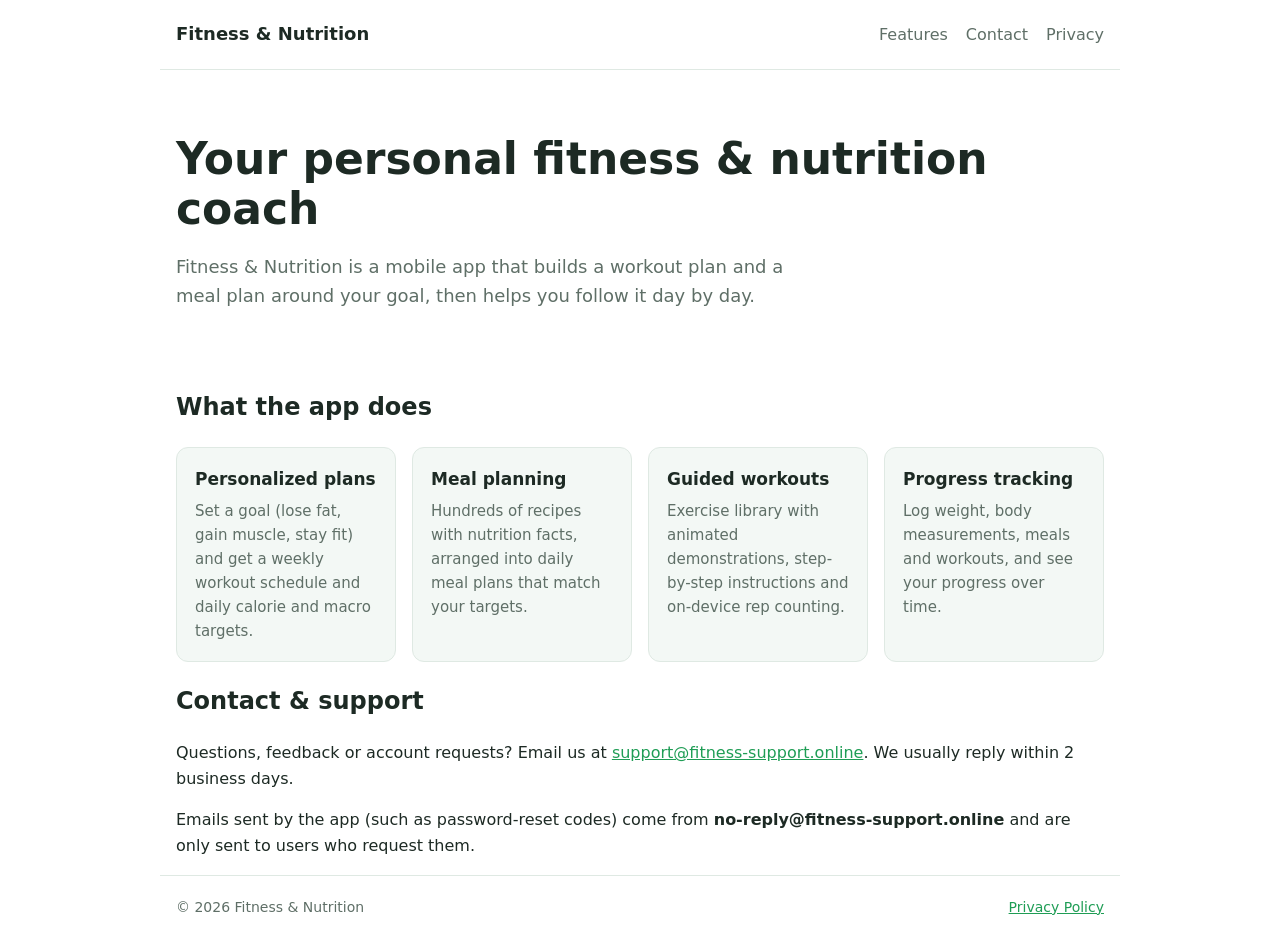
<file: index.html>
<!doctype html>
<html lang="en">
<head>
<meta charset="utf-8">
<meta name="viewport" content="width=device-width, initial-scale=1">
<title>Fitness &amp; Nutrition</title>
<meta name="description" content="Fitness & Nutrition – personalized workout plans, meal plans and progress tracking.">
<link rel="stylesheet" href="style.css">
</head>
<body>
<header class="wrap nav">
  <a class="brand" href="/">Fitness &amp; Nutrition</a>
  <nav><a href="#features">Features</a><a href="#contact">Contact</a><a href="privacy.html">Privacy</a></nav>
</header>

<main>
  <section class="wrap hero">
    <h1>Your personal fitness &amp; nutrition coach</h1>
    <p class="lead">Fitness &amp; Nutrition is a mobile app that builds a workout plan and a meal plan around your goal, then helps you follow it day by day.</p>
  </section>

  <section id="features" class="wrap">
    <h2>What the app does</h2>
    <div class="grid">
      <div class="card"><h3>Personalized plans</h3><p>Set a goal (lose fat, gain muscle, stay fit) and get a weekly workout schedule and daily calorie and macro targets.</p></div>
      <div class="card"><h3>Meal planning</h3><p>Hundreds of recipes with nutrition facts, arranged into daily meal plans that match your targets.</p></div>
      <div class="card"><h3>Guided workouts</h3><p>Exercise library with animated demonstrations, step-by-step instructions and on-device rep counting.</p></div>
      <div class="card"><h3>Progress tracking</h3><p>Log weight, body measurements, meals and workouts, and see your progress over time.</p></div>
    </div>
  </section>

  <section id="contact" class="wrap">
    <h2>Contact &amp; support</h2>
    <p>Questions, feedback or account requests? Email us at
      <a href="mailto:support@fitness-support.online">support@fitness-support.online</a>.
      We usually reply within 2 business days.</p>
    <p>Emails sent by the app (such as password-reset codes) come from <strong>no-reply@fitness-support.online</strong> and are only sent to users who request them.</p>
  </section>
</main>

<footer class="wrap foot">
  <span>&copy; 2026 Fitness &amp; Nutrition</span>
  <a href="privacy.html">Privacy Policy</a>
</footer>
</body>
</html>
</file>
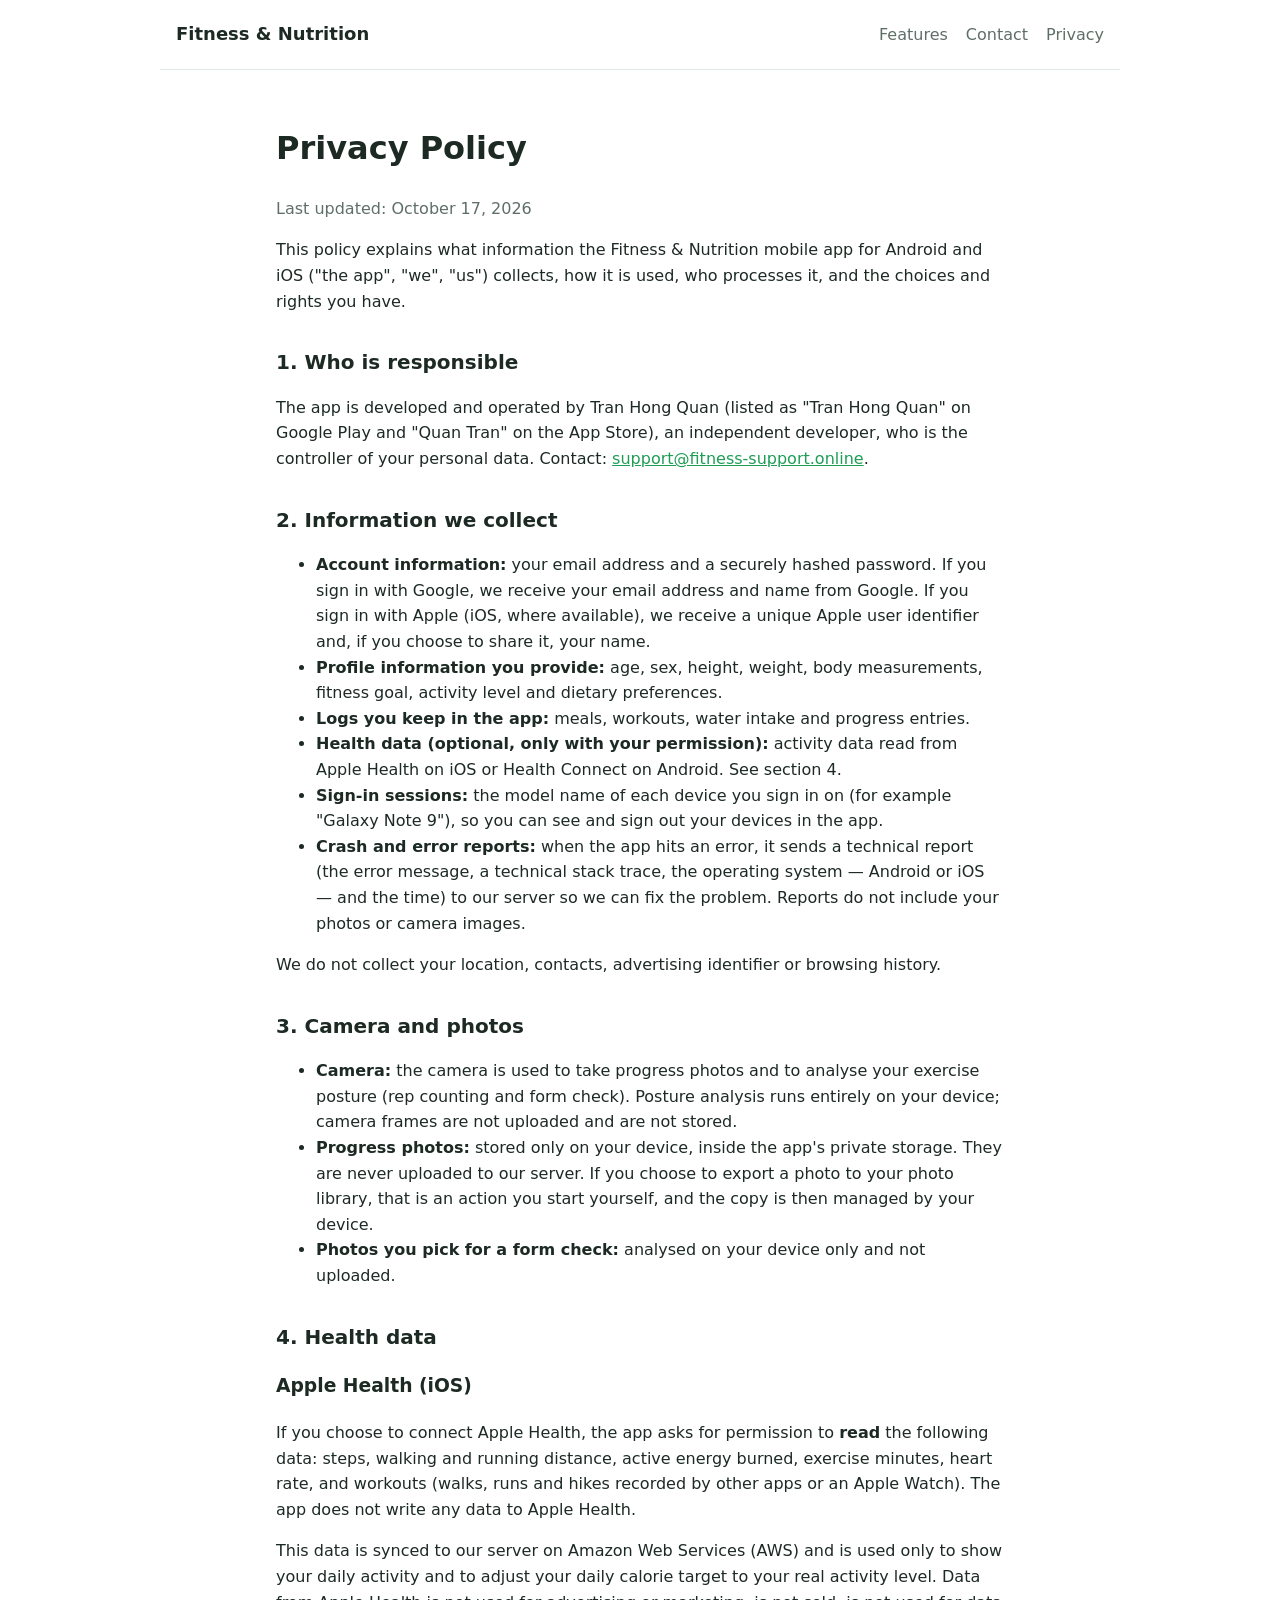
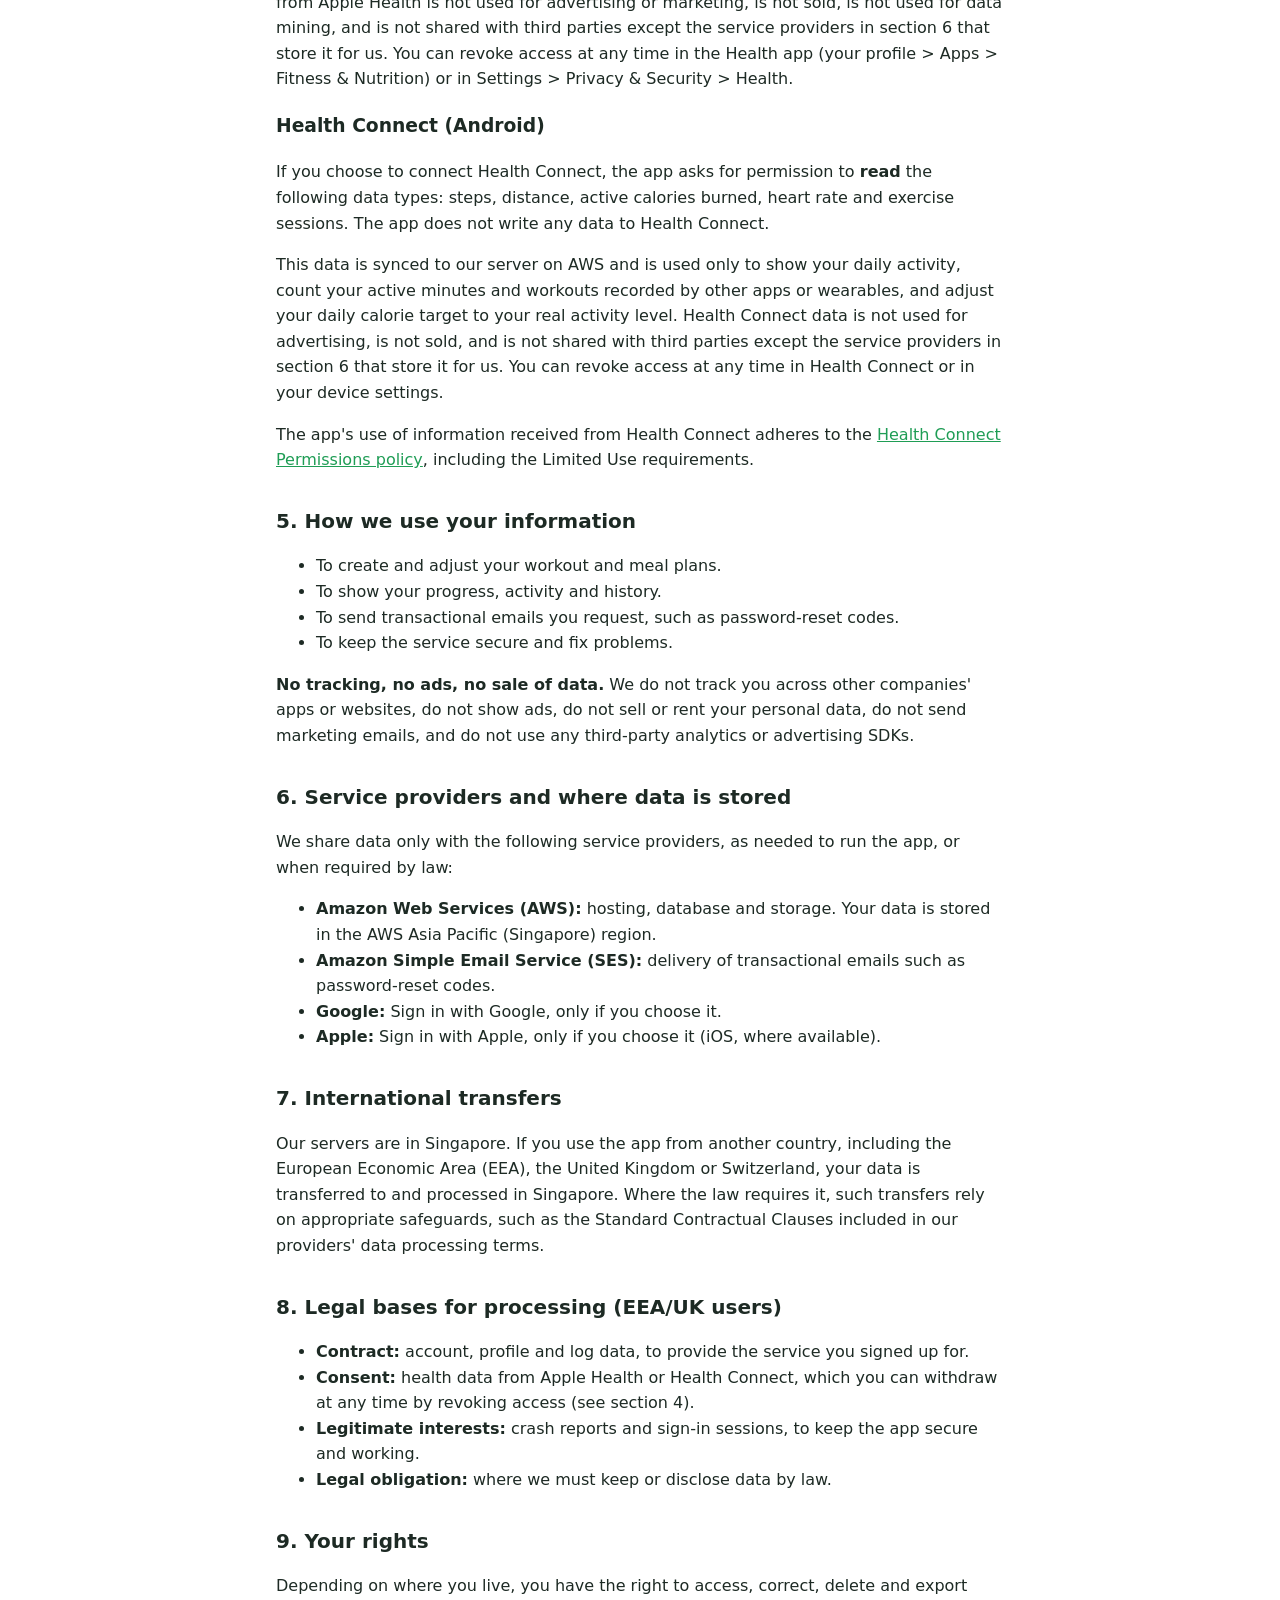
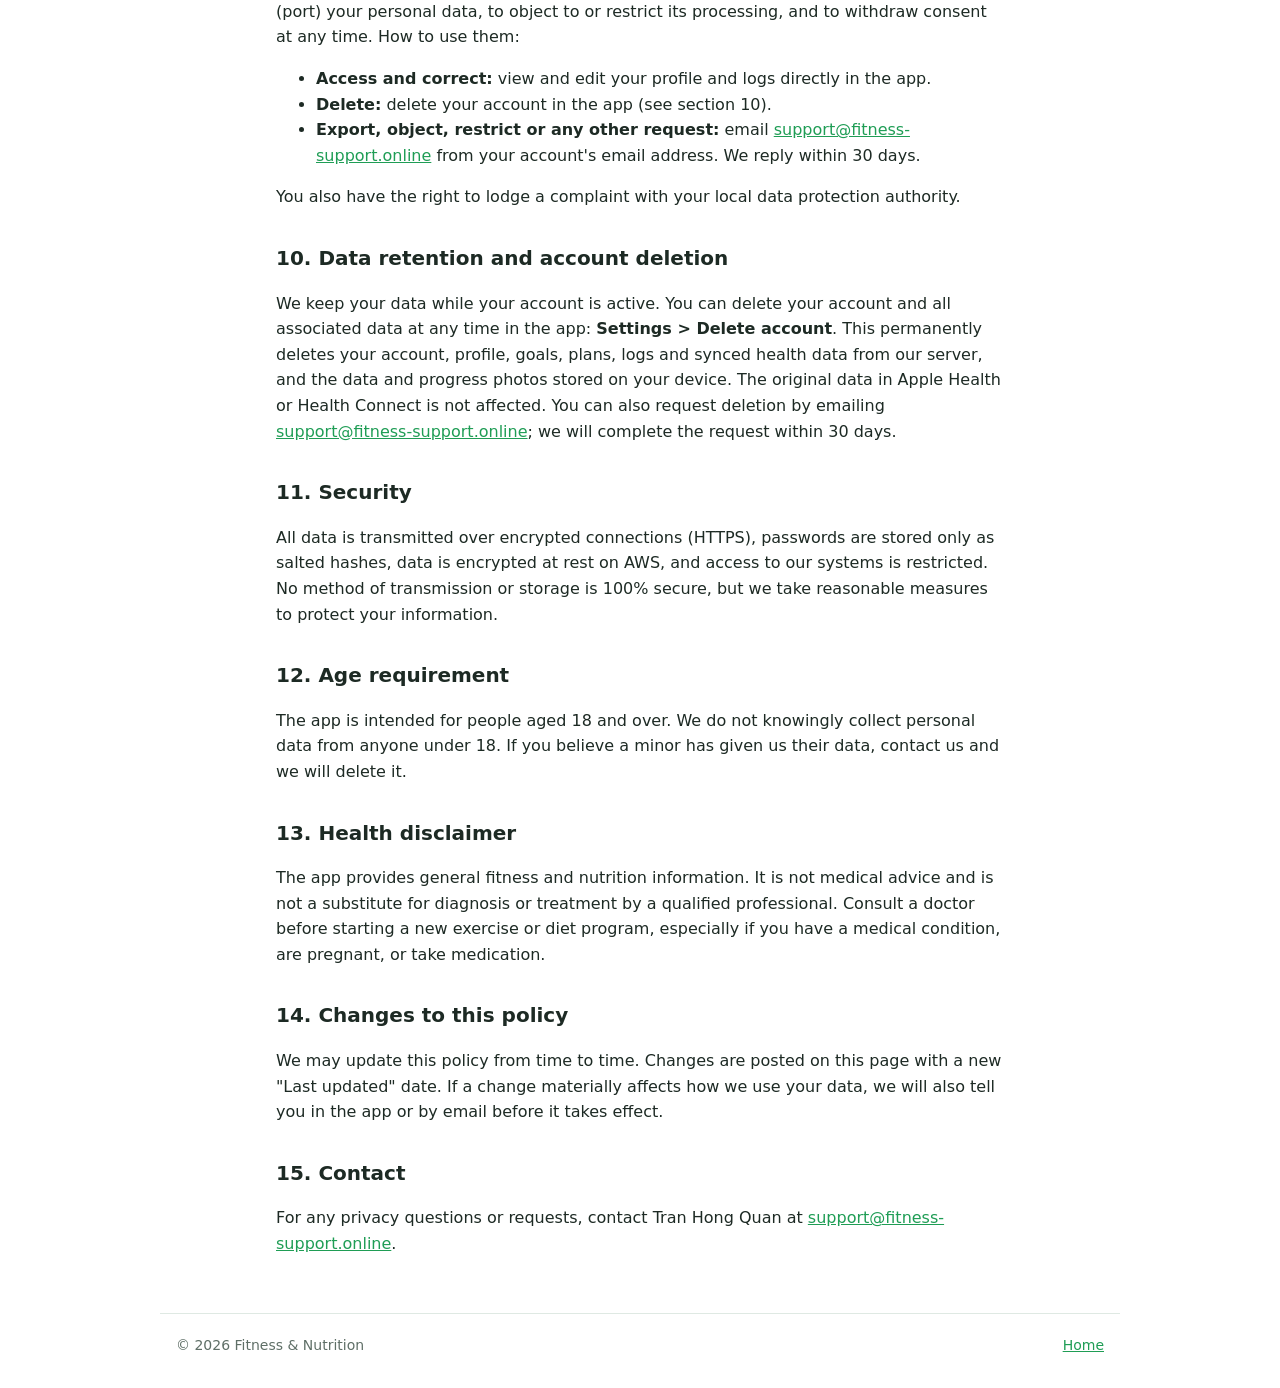
<file: privacy.html>
<!doctype html>
<html lang="en">
<head>
<meta charset="utf-8">
<meta name="viewport" content="width=device-width, initial-scale=1">
<title>Privacy Policy – Fitness &amp; Nutrition</title>
<link rel="stylesheet" href="style.css">
</head>
<body>
<header class="wrap nav">
  <a class="brand" href="/">Fitness &amp; Nutrition</a>
  <nav><a href="/#features">Features</a><a href="/#contact">Contact</a><a href="privacy.html">Privacy</a></nav>
</header>

<main class="wrap doc">
  <h1>Privacy Policy</h1>
  <p class="muted">Last updated: October 17, 2026</p>

  <p>This policy explains what information the Fitness &amp; Nutrition mobile app for Android and iOS ("the app", "we", "us") collects, how it is used, who processes it, and the choices and rights you have.</p>

  <h2>1. Who is responsible</h2>
  <p>The app is developed and operated by Tran Hong Quan (listed as "Tran Hong Quan" on Google Play and "Quan Tran" on the App Store), an independent developer, who is the controller of your personal data. Contact: <a href="mailto:support@fitness-support.online">support@fitness-support.online</a>.</p>

  <h2>2. Information we collect</h2>
  <ul>
    <li><strong>Account information:</strong> your email address and a securely hashed password. If you sign in with Google, we receive your email address and name from Google. If you sign in with Apple (iOS, where available), we receive a unique Apple user identifier and, if you choose to share it, your name.</li>
    <li><strong>Profile information you provide:</strong> age, sex, height, weight, body measurements, fitness goal, activity level and dietary preferences.</li>
    <li><strong>Logs you keep in the app:</strong> meals, workouts, water intake and progress entries.</li>
    <li><strong>Health data (optional, only with your permission):</strong> activity data read from Apple Health on iOS or Health Connect on Android. See section 4.</li>
    <li><strong>Sign-in sessions:</strong> the model name of each device you sign in on (for example "Galaxy Note 9"), so you can see and sign out your devices in the app.</li>
    <li><strong>Crash and error reports:</strong> when the app hits an error, it sends a technical report (the error message, a technical stack trace, the operating system — Android or iOS — and the time) to our server so we can fix the problem. Reports do not include your photos or camera images.</li>
  </ul>
  <p>We do not collect your location, contacts, advertising identifier or browsing history.</p>

  <h2>3. Camera and photos</h2>
  <ul>
    <li><strong>Camera:</strong> the camera is used to take progress photos and to analyse your exercise posture (rep counting and form check). Posture analysis runs entirely on your device; camera frames are not uploaded and are not stored.</li>
    <li><strong>Progress photos:</strong> stored only on your device, inside the app's private storage. They are never uploaded to our server. If you choose to export a photo to your photo library, that is an action you start yourself, and the copy is then managed by your device.</li>
    <li><strong>Photos you pick for a form check:</strong> analysed on your device only and not uploaded.</li>
  </ul>

  <h2>4. Health data</h2>

  <h3>Apple Health (iOS)</h3>
  <p>If you choose to connect Apple Health, the app asks for permission to <strong>read</strong> the following data: steps, walking and running distance, active energy burned, exercise minutes, heart rate, and workouts (walks, runs and hikes recorded by other apps or an Apple Watch). The app does not write any data to Apple Health.</p>
  <p>This data is synced to our server on Amazon Web Services (AWS) and is used only to show your daily activity and to adjust your daily calorie target to your real activity level. Data from Apple Health is not used for advertising or marketing, is not sold, is not used for data mining, and is not shared with third parties except the service providers in section 6 that store it for us. You can revoke access at any time in the Health app (your profile &gt; Apps &gt; Fitness &amp; Nutrition) or in Settings &gt; Privacy &amp; Security &gt; Health.</p>

  <h3>Health Connect (Android)</h3>
  <p>If you choose to connect Health Connect, the app asks for permission to <strong>read</strong> the following data types: steps, distance, active calories burned, heart rate and exercise sessions. The app does not write any data to Health Connect.</p>
  <p>This data is synced to our server on AWS and is used only to show your daily activity, count your active minutes and workouts recorded by other apps or wearables, and adjust your daily calorie target to your real activity level. Health Connect data is not used for advertising, is not sold, and is not shared with third parties except the service providers in section 6 that store it for us. You can revoke access at any time in Health Connect or in your device settings.</p>
  <p>The app's use of information received from Health Connect adheres to the <a href="https://support.google.com/googleplay/android-developer/answer/9888170">Health Connect Permissions policy</a>, including the Limited Use requirements.</p>

  <h2>5. How we use your information</h2>
  <ul>
    <li>To create and adjust your workout and meal plans.</li>
    <li>To show your progress, activity and history.</li>
    <li>To send transactional emails you request, such as password-reset codes.</li>
    <li>To keep the service secure and fix problems.</li>
  </ul>
  <p><strong>No tracking, no ads, no sale of data.</strong> We do not track you across other companies' apps or websites, do not show ads, do not sell or rent your personal data, do not send marketing emails, and do not use any third-party analytics or advertising SDKs.</p>

  <h2>6. Service providers and where data is stored</h2>
  <p>We share data only with the following service providers, as needed to run the app, or when required by law:</p>
  <ul>
    <li><strong>Amazon Web Services (AWS):</strong> hosting, database and storage. Your data is stored in the AWS Asia Pacific (Singapore) region.</li>
    <li><strong>Amazon Simple Email Service (SES):</strong> delivery of transactional emails such as password-reset codes.</li>
    <li><strong>Google:</strong> Sign in with Google, only if you choose it.</li>
    <li><strong>Apple:</strong> Sign in with Apple, only if you choose it (iOS, where available).</li>
  </ul>

  <h2>7. International transfers</h2>
  <p>Our servers are in Singapore. If you use the app from another country, including the European Economic Area (EEA), the United Kingdom or Switzerland, your data is transferred to and processed in Singapore. Where the law requires it, such transfers rely on appropriate safeguards, such as the Standard Contractual Clauses included in our providers' data processing terms.</p>

  <h2>8. Legal bases for processing (EEA/UK users)</h2>
  <ul>
    <li><strong>Contract:</strong> account, profile and log data, to provide the service you signed up for.</li>
    <li><strong>Consent:</strong> health data from Apple Health or Health Connect, which you can withdraw at any time by revoking access (see section 4).</li>
    <li><strong>Legitimate interests:</strong> crash reports and sign-in sessions, to keep the app secure and working.</li>
    <li><strong>Legal obligation:</strong> where we must keep or disclose data by law.</li>
  </ul>

  <h2>9. Your rights</h2>
  <p>Depending on where you live, you have the right to access, correct, delete and export (port) your personal data, to object to or restrict its processing, and to withdraw consent at any time. How to use them:</p>
  <ul>
    <li><strong>Access and correct:</strong> view and edit your profile and logs directly in the app.</li>
    <li><strong>Delete:</strong> delete your account in the app (see section 10).</li>
    <li><strong>Export, object, restrict or any other request:</strong> email <a href="mailto:support@fitness-support.online">support@fitness-support.online</a> from your account's email address. We reply within 30 days.</li>
  </ul>
  <p>You also have the right to lodge a complaint with your local data protection authority.</p>

  <h2>10. Data retention and account deletion</h2>
  <p>We keep your data while your account is active. You can delete your account and all associated data at any time in the app: <strong>Settings &gt; Delete account</strong>. This permanently deletes your account, profile, goals, plans, logs and synced health data from our server, and the data and progress photos stored on your device. The original data in Apple Health or Health Connect is not affected. You can also request deletion by emailing <a href="mailto:support@fitness-support.online">support@fitness-support.online</a>; we will complete the request within 30 days.</p>

  <h2>11. Security</h2>
  <p>All data is transmitted over encrypted connections (HTTPS), passwords are stored only as salted hashes, data is encrypted at rest on AWS, and access to our systems is restricted. No method of transmission or storage is 100% secure, but we take reasonable measures to protect your information.</p>

  <h2>12. Age requirement</h2>
  <p>The app is intended for people aged 18 and over. We do not knowingly collect personal data from anyone under 18. If you believe a minor has given us their data, contact us and we will delete it.</p>

  <h2>13. Health disclaimer</h2>
  <p>The app provides general fitness and nutrition information. It is not medical advice and is not a substitute for diagnosis or treatment by a qualified professional. Consult a doctor before starting a new exercise or diet program, especially if you have a medical condition, are pregnant, or take medication.</p>

  <h2>14. Changes to this policy</h2>
  <p>We may update this policy from time to time. Changes are posted on this page with a new "Last updated" date. If a change materially affects how we use your data, we will also tell you in the app or by email before it takes effect.</p>

  <h2>15. Contact</h2>
  <p>For any privacy questions or requests, contact Tran Hong Quan at <a href="mailto:support@fitness-support.online">support@fitness-support.online</a>.</p>
</main>

<footer class="wrap foot">
  <span>&copy; 2026 Fitness &amp; Nutrition</span>
  <a href="/">Home</a>
</footer>
</body>
</html>
</file>
<file: style.css>
:root { --bg:#fff; --fg:#1d2a24; --muted:#5f6f67; --accent:#1f9d55; --card:#f3f8f5; --line:#dfe9e3; }
@media (prefers-color-scheme: dark) {
  :root { --bg:#111815; --fg:#e6efe9; --muted:#9aaba2; --accent:#4cc985; --card:#18221d; --line:#26332c; }
}
* { box-sizing:border-box; }
body { margin:0; background:var(--bg); color:var(--fg); font:16px/1.6 system-ui,-apple-system,"Segoe UI",Roboto,sans-serif; }
a { color:var(--accent); }
.wrap { max-width:960px; margin:0 auto; padding:0 16px; }
.nav { display:flex; justify-content:space-between; align-items:center; flex-wrap:wrap; gap:8px; padding-top:20px; padding-bottom:20px; border-bottom:1px solid var(--line); }
.brand { font-weight:700; font-size:18px; color:var(--fg); text-decoration:none; }
.nav nav a { margin-left:18px; color:var(--muted); text-decoration:none; }
.nav nav a:hover { color:var(--accent); }
.hero { padding-top:64px; padding-bottom:40px; }
.hero h1 { font-size:clamp(28px,5vw,44px); line-height:1.15; margin:0 0 16px; }
.lead { font-size:18px; color:var(--muted); max-width:640px; }
section { padding-bottom:40px; }
h2 { font-size:24px; }
.grid { display:grid; grid-template-columns:repeat(auto-fit,minmax(210px,1fr)); gap:16px; }
.card { background:var(--card); border:1px solid var(--line); border-radius:12px; padding:18px; }
.card h3 { margin:0 0 6px; font-size:17px; }
.card p { margin:0; color:var(--muted); font-size:15px; }
.doc { padding-top:32px; padding-bottom:40px; max-width:760px; }
.doc h2 { font-size:20px; margin-top:32px; }
.muted { color:var(--muted); }
.foot { display:flex; justify-content:space-between; padding-top:20px; padding-bottom:32px; border-top:1px solid var(--line); color:var(--muted); font-size:14px; }
</file>
